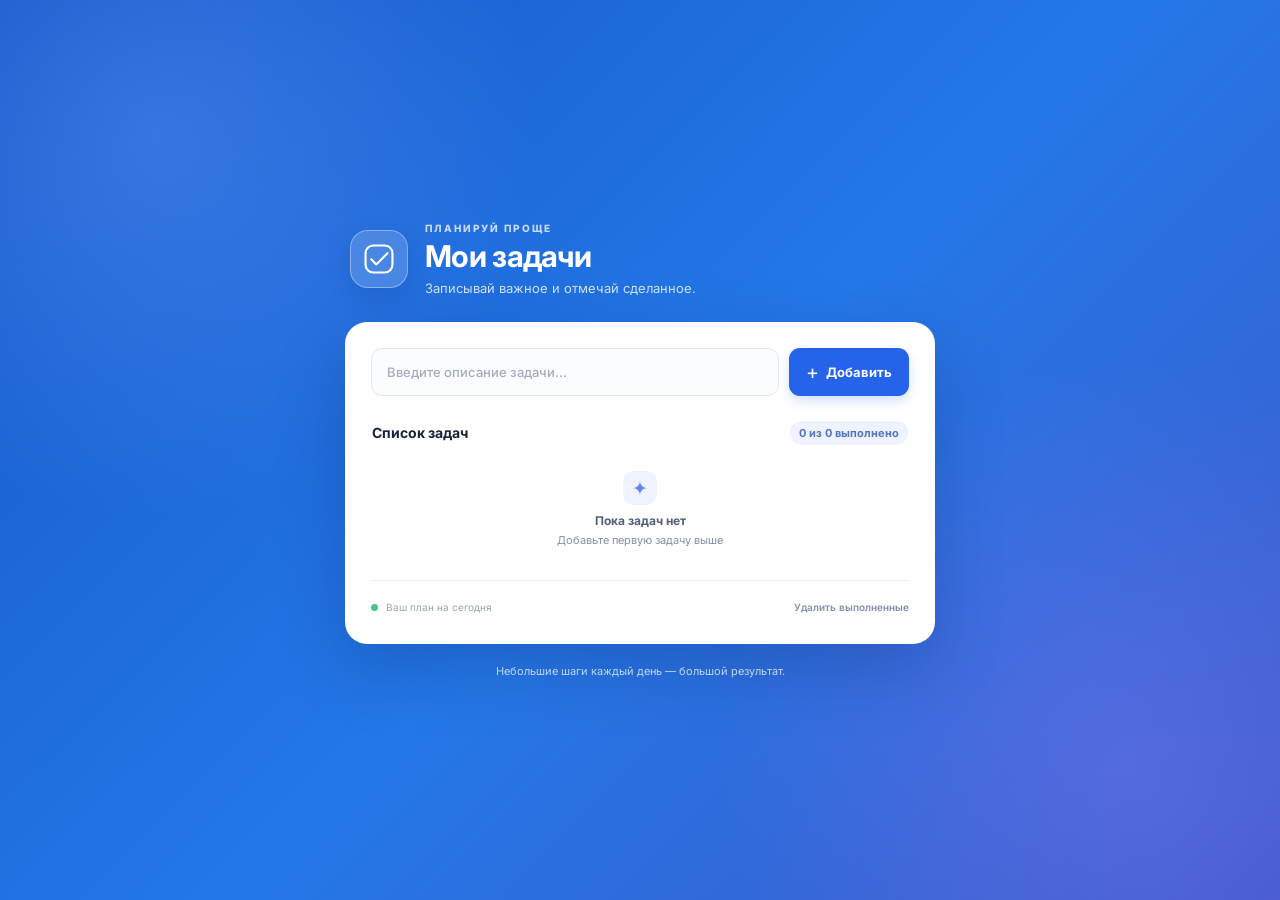
<file: todo_list.html>
<!DOCTYPE html>
<html lang="ru">
<head>
    <meta charset="UTF-8">
    <meta name="viewport" content="width=device-width, initial-scale=1.0">
    <title>ToDo List — список задач</title>
    <link rel="stylesheet" href="styles.css">
    <script src="todo.js" defer></script>
</head>
<body>
    <main class="container">
        <header class="header">
            <div class="logo" aria-hidden="true">
                <svg viewBox="0 0 48 48" role="img">
                    <path d="M13 24.5l7.2 7.2L36 15.8" />
                    <rect x="5" y="5" width="38" height="38" rx="11" />
                </svg>
            </div>
            <div>
                <p class="eyebrow">ПЛАНИРУЙ ПРОЩЕ</p>
                <h1>Мои задачи</h1>
                <p class="subtitle">Записывай важное и отмечай сделанное.</p>
            </div>
        </header>

        <section class="task-card" aria-label="Список задач">
            <form id="newtask" class="new-task">
                <label class="visually-hidden" for="task-input">Описание задачи</label>
                <input
                    id="task-input"
                    type="text"
                    placeholder="Введите описание задачи..."
                    maxlength="120"
                    autocomplete="off"
                >
                <button id="push" type="submit">
                    <span class="plus" aria-hidden="true">+</span>
                    Добавить
                </button>
            </form>

            <div class="list-heading">
                <h2>Список задач</h2>
                <span id="task-count" class="task-count">0 задач</span>
            </div>

            <div id="tasks" class="tasks" aria-live="polite">
                <div class="empty-state" id="empty-state">
                    <div class="empty-icon" aria-hidden="true">✦</div>
                    <strong>Пока задач нет</strong>
                    <span>Добавьте первую задачу выше</span>
                </div>
            </div>

            <footer class="card-footer">
                <span><span class="status-dot"></span> Ваш план на сегодня</span>
                <button id="clear-completed" class="clear-button" type="button">Удалить выполненные</button>
            </footer>
        </section>

        <p class="page-note">Небольшие шаги каждый день — большой результат.</p>
    </main>
</body>
</html>
</file>
<file: styles.css>
@import url('https://fonts.googleapis.com/css2?family=Inter:wght@400;500;600;700;800&display=swap');

:before,
:after,
* {
    padding: 0;
    margin: 0;
    box-sizing: border-box;
}

:root {
    --blue: #2563eb;
    --blue-dark: #1748b5;
    --text: #17233b;
    --muted: #8390a7;
    --line: #edf0f6;
}

body {
    min-height: 100vh;
    padding: 48px 20px;
    display: flex;
    align-items: center;
    justify-content: center;
    font-family: Inter, Arial, sans-serif;
    color: var(--text);
    background:
        radial-gradient(circle at 12% 15%, rgba(111, 159, 255, .35), transparent 28%),
        radial-gradient(circle at 88% 85%, rgba(158, 132, 255, .28), transparent 30%),
        linear-gradient(135deg, #1558c9 0%, #2478e8 52%, #3e58c9 100%);
}

.container {
    width: min(100%, 590px);
}

.header {
    display: flex;
    align-items: center;
    gap: 17px;
    margin: 0 0 26px 5px;
    color: white;
}

.logo {
    width: 58px;
    height: 58px;
    display: grid;
    place-items: center;
    flex: 0 0 auto;
    border: 1px solid rgba(255,255,255,.35);
    border-radius: 18px;
    background: rgba(255,255,255,.16);
    box-shadow: 0 8px 24px rgba(13, 44, 116, .16);
}

.logo svg {
    width: 34px;
    height: 34px;
    fill: none;
    stroke: white;
    stroke-width: 3;
    stroke-linecap: round;
    stroke-linejoin: round;
}

.eyebrow {
    margin-bottom: 5px;
    font-size: 10px;
    font-weight: 800;
    letter-spacing: .19em;
    opacity: .75;
}

h1 {
    font-size: 30px;
    line-height: 1.15;
    letter-spacing: -.7px;
}

.subtitle {
    margin-top: 6px;
    font-size: 13px;
    color: rgba(255,255,255,.78);
}

.task-card {
    padding: 25px;
    border: 1px solid rgba(255,255,255,.65);
    border-radius: 22px;
    background: #fff;
    box-shadow: 0 24px 65px rgba(9, 35, 99, .25);
}

.new-task {
    display: flex;
    gap: 10px;
}

.new-task input {
    width: 100%;
    min-width: 0;
    height: 48px;
    padding: 0 15px;
    border: 1.5px solid #e2e8f2;
    border-radius: 11px;
    outline: none;
    color: var(--text);
    background: #fbfcff;
    font: 500 13px Inter, Arial, sans-serif;
    transition: border-color .2s, box-shadow .2s, background .2s;
}

.new-task input::placeholder {
    color: #a3adbd;
}

.new-task input:focus {
    border-color: #6b91ef;
    background: white;
    box-shadow: 0 0 0 4px rgba(37, 99, 235, .10);
}

.new-task button {
    height: 48px;
    padding: 0 17px;
    display: flex;
    align-items: center;
    justify-content: center;
    gap: 7px;
    flex: 0 0 auto;
    border: 0;
    border-radius: 11px;
    color: white;
    background: var(--blue);
    font: 700 13px Inter, Arial, sans-serif;
    cursor: pointer;
    transition: background .2s, transform .2s, box-shadow .2s;
    box-shadow: 0 5px 12px rgba(37, 99, 235, .2);
}

.new-task button:hover {
    background: var(--blue-dark);
    transform: translateY(-1px);
}

.new-task button:active {
    transform: translateY(0);
}

.plus {
    font-size: 20px;
    line-height: 1;
    font-weight: 400;
}

.list-heading {
    margin: 25px 1px 12px;
    display: flex;
    align-items: center;
    justify-content: space-between;
}

.list-heading h2 {
    font-size: 14px;
    font-weight: 700;
}

.task-count {
    padding: 5px 9px;
    border-radius: 20px;
    color: #5575bd;
    background: #eef3ff;
    font-size: 11px;
    font-weight: 700;
}

.tasks {
    display: flex;
    flex-direction: column;
    gap: 9px;
    min-height: 105px;
}

.task {
    min-height: 58px;
    padding: 10px 11px 10px 13px;
    display: flex;
    align-items: center;
    gap: 11px;
    border: 1px solid var(--line);
    border-radius: 12px;
    background: #fff;
    animation: appear .22s ease-out;
}

@keyframes appear {
    from { opacity: 0; transform: translateY(5px); }
    to { opacity: 1; transform: translateY(0); }
}

.task-check {
    width: 19px;
    height: 19px;
    flex: 0 0 auto;
    accent-color: var(--blue);
    cursor: pointer;
}

.task-name {
    flex: 1;
    min-width: 0;
    overflow-wrap: anywhere;
    font-size: 13px;
    line-height: 1.45;
    font-weight: 500;
}

.task.completed .task-name {
    color: #a0a9b8;
    text-decoration: line-through;
}

.delete-button {
    width: 32px;
    height: 32px;
    flex: 0 0 auto;
    display: grid;
    place-items: center;
    border: 0;
    border-radius: 9px;
    color: #a0aabd;
    background: transparent;
    font-size: 18px;
    cursor: pointer;
    transition: color .2s, background .2s;
}

.delete-button:hover {
    color: #e34f63;
    background: #fff0f2;
}

.empty-state {
    min-height: 105px;
    display: flex;
    flex-direction: column;
    align-items: center;
    justify-content: center;
    gap: 5px;
    color: var(--muted);
    text-align: center;
}

.empty-icon {
    width: 34px;
    height: 34px;
    margin-bottom: 3px;
    display: grid;
    place-items: center;
    border-radius: 11px;
    color: #6488e5;
    background: #eef3ff;
    font-size: 19px;
}

.empty-state strong {
    color: #536078;
    font-size: 12px;
}

.empty-state span {
    font-size: 11px;
}

.card-footer {
    margin-top: 18px;
    padding-top: 15px;
    display: flex;
    align-items: center;
    justify-content: space-between;
    gap: 10px;
    border-top: 1px solid var(--line);
    color: #9aa4b4;
    font-size: 10px;
}

.status-dot {
    width: 7px;
    height: 7px;
    margin-right: 5px;
    display: inline-block;
    border-radius: 50%;
    background: #45c58a;
}

.clear-button {
    padding: 5px 0;
    border: 0;
    color: #8290a7;
    background: transparent;
    font: 600 10px Inter, Arial, sans-serif;
    cursor: pointer;
}

.clear-button:hover {
    color: #e34f63;
}

.page-note {
    margin-top: 20px;
    color: rgba(255,255,255,.72);
    text-align: center;
    font-size: 11px;
}

.visually-hidden {
    position: absolute;
    width: 1px;
    height: 1px;
    padding: 0;
    margin: -1px;
    overflow: hidden;
    clip: rect(0, 0, 0, 0);
    white-space: nowrap;
    border: 0;
}

@media (max-width: 520px) {
    body {
        padding: 28px 14px;
        align-items: flex-start;
    }

    .header {
        margin-left: 2px;
    }

    .task-card {
        padding: 18px 15px;
        border-radius: 18px;
    }

    .new-task {
        flex-direction: column;
    }

    .new-task button {
        width: 100%;
    }

    h1 {
        font-size: 26px;
    }
}
</file>
